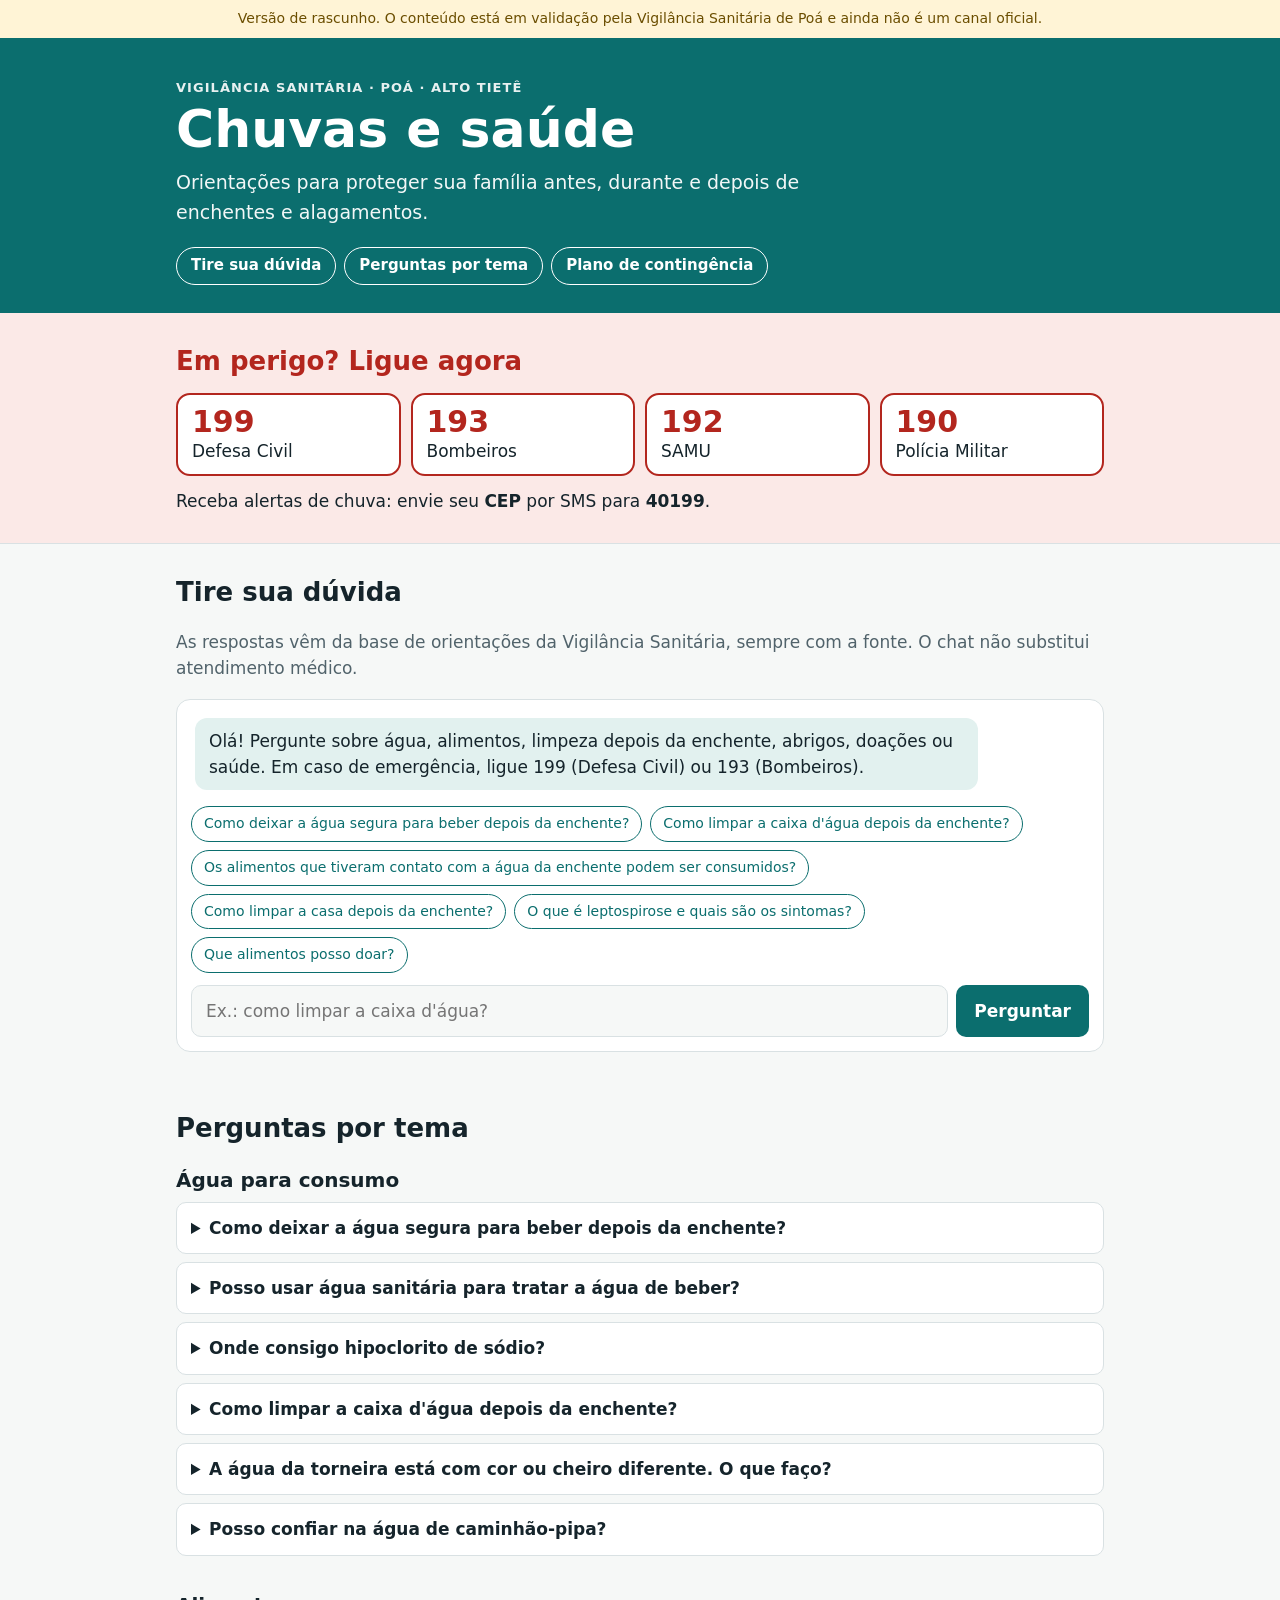
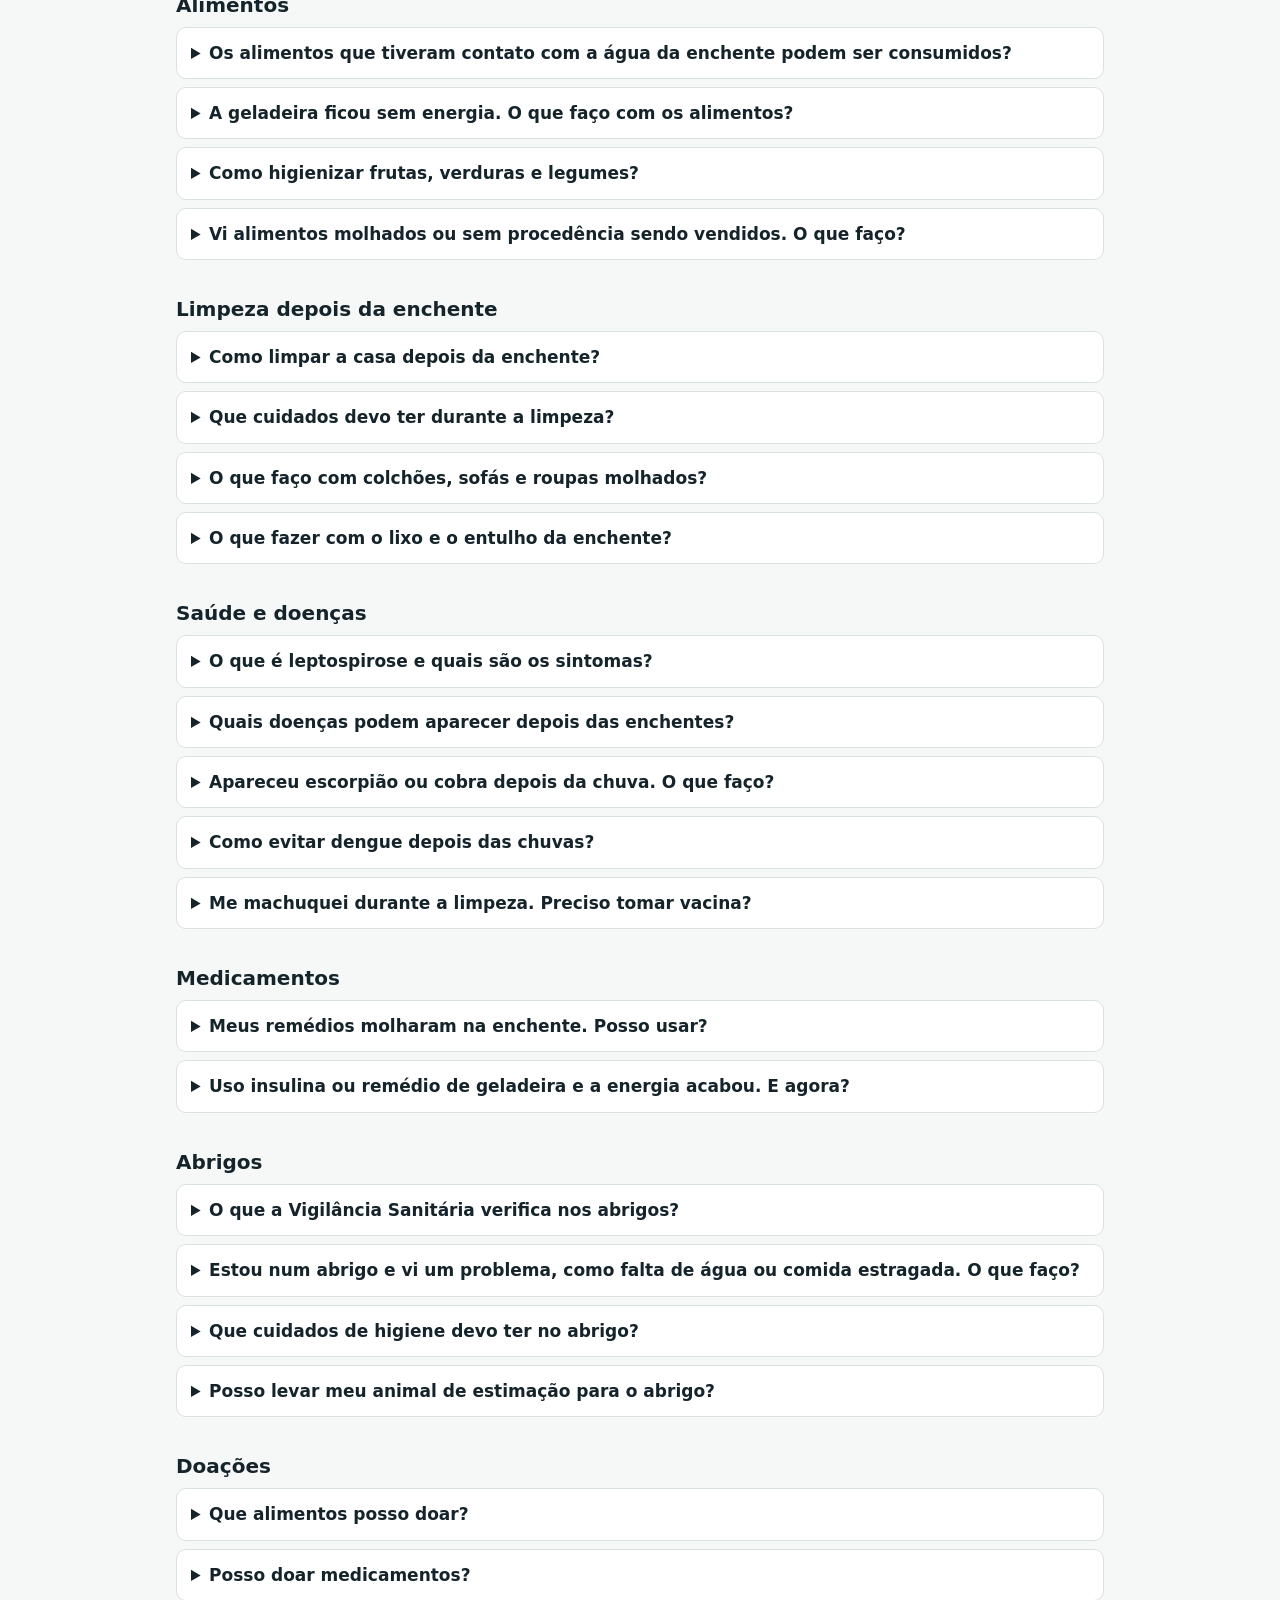
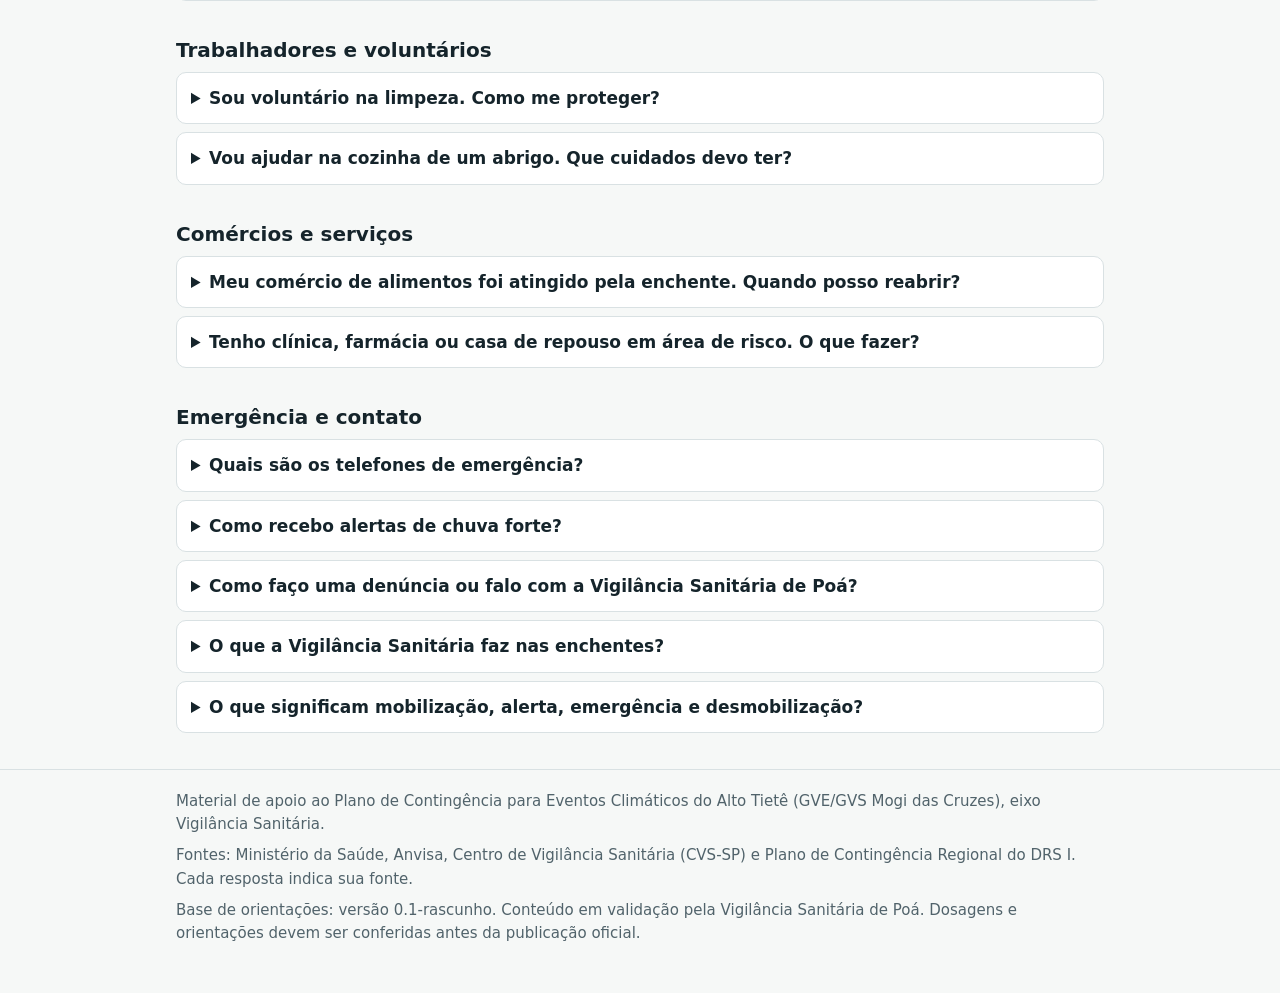
<file: site/index.html>
<!doctype html>
<html lang="pt-BR">
<head>
  <meta charset="utf-8">
  <meta name="viewport" content="width=device-width, initial-scale=1">
  <title>Chuvas e Saúde · Poá</title>
  <meta name="description" content="Orientações da Vigilância Sanitária de Poá para chuvas intensas, enchentes e alagamentos: água, alimentos, limpeza, abrigos e doações.">
  <link rel="stylesheet" href="assets/style.css">
</head>
<body>
  <a class="skip" href="#chat">Ir para o chat de dúvidas</a>

  <div class="draft" role="note">
    Versão de rascunho. O conteúdo está em validação pela Vigilância Sanitária de Poá e ainda não é um canal oficial.
  </div>

  <header class="hero">
    <div class="wrap">
      <p class="eyebrow">Vigilância Sanitária · Poá · Alto Tietê</p>
      <h1>Chuvas e saúde</h1>
      <p class="lead">Orientações para proteger sua família antes, durante e depois de enchentes e alagamentos.</p>
      <nav class="nav" aria-label="Seções">
        <a href="#chat">Tire sua dúvida</a>
        <a href="#temas">Perguntas por tema</a>
        <a href="plano.html">Plano de contingência</a>
      </nav>
    </div>
  </header>

  <main>
    <section class="emergency" aria-labelledby="emerg-title">
      <div class="wrap">
        <h2 id="emerg-title">Em perigo? Ligue agora</h2>
        <ul class="phones">
          <li><a href="tel:199"><strong>199</strong><span>Defesa Civil</span></a></li>
          <li><a href="tel:193"><strong>193</strong><span>Bombeiros</span></a></li>
          <li><a href="tel:192"><strong>192</strong><span>SAMU</span></a></li>
          <li><a href="tel:190"><strong>190</strong><span>Polícia Militar</span></a></li>
        </ul>
        <p class="sms">Receba alertas de chuva: envie seu <strong>CEP</strong> por SMS para <strong>40199</strong>.</p>
      </div>
    </section>

    <section id="chat" class="chat-section" aria-labelledby="chat-title">
      <div class="wrap">
        <h2 id="chat-title">Tire sua dúvida</h2>
        <p class="muted">As respostas vêm da base de orientações da Vigilância Sanitária, sempre com a fonte. O chat não substitui atendimento médico.</p>
        <div class="chat">
          <div id="messages" class="messages" aria-live="polite"></div>
          <div id="suggestions" class="chips" aria-label="Perguntas sugeridas"></div>
          <form id="ask" class="ask" autocomplete="off">
            <label for="question" class="sr-only">Sua pergunta</label>
            <input id="question" name="question" type="text" placeholder="Ex.: como limpar a caixa d'água?" maxlength="200" required>
            <button type="submit">Perguntar</button>
          </form>
        </div>
      </div>
    </section>

    <section id="temas" class="topics" aria-labelledby="temas-title">
      <div class="wrap">
        <h2 id="temas-title">Perguntas por tema</h2>
        <div id="faq" class="faq"></div>
      </div>
    </section>
  </main>

  <footer class="footer">
    <div class="wrap">
      <p>Material de apoio ao Plano de Contingência para Eventos Climáticos do Alto Tietê (GVE/GVS Mogi das Cruzes), eixo Vigilância Sanitária.</p>
      <p>Fontes: Ministério da Saúde, Anvisa, Centro de Vigilância Sanitária (CVS-SP) e Plano de Contingência Regional do DRS I. Cada resposta indica sua fonte.</p>
      <p id="kb-version" class="muted"></p>
    </div>
  </footer>

  <script src="assets/search.js"></script>
  <script src="assets/app.js"></script>
</body>
</html>
</file>
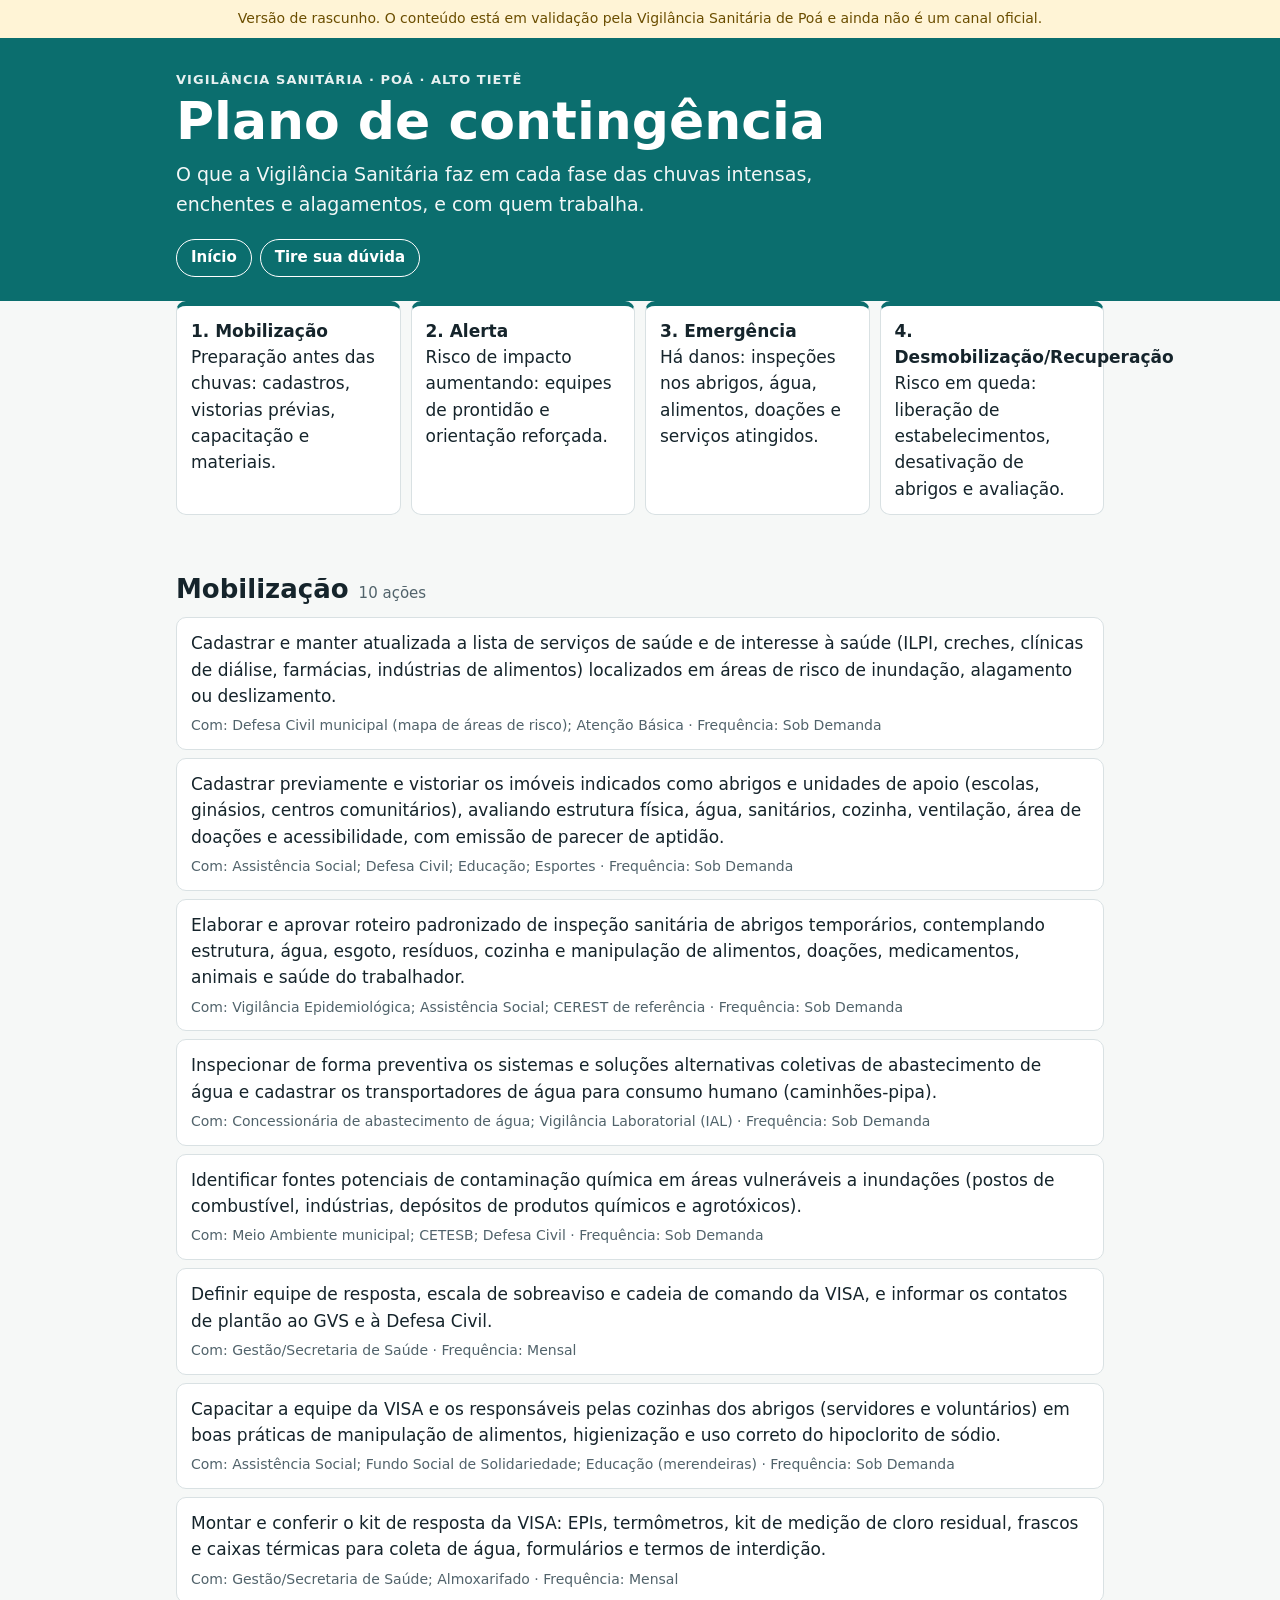
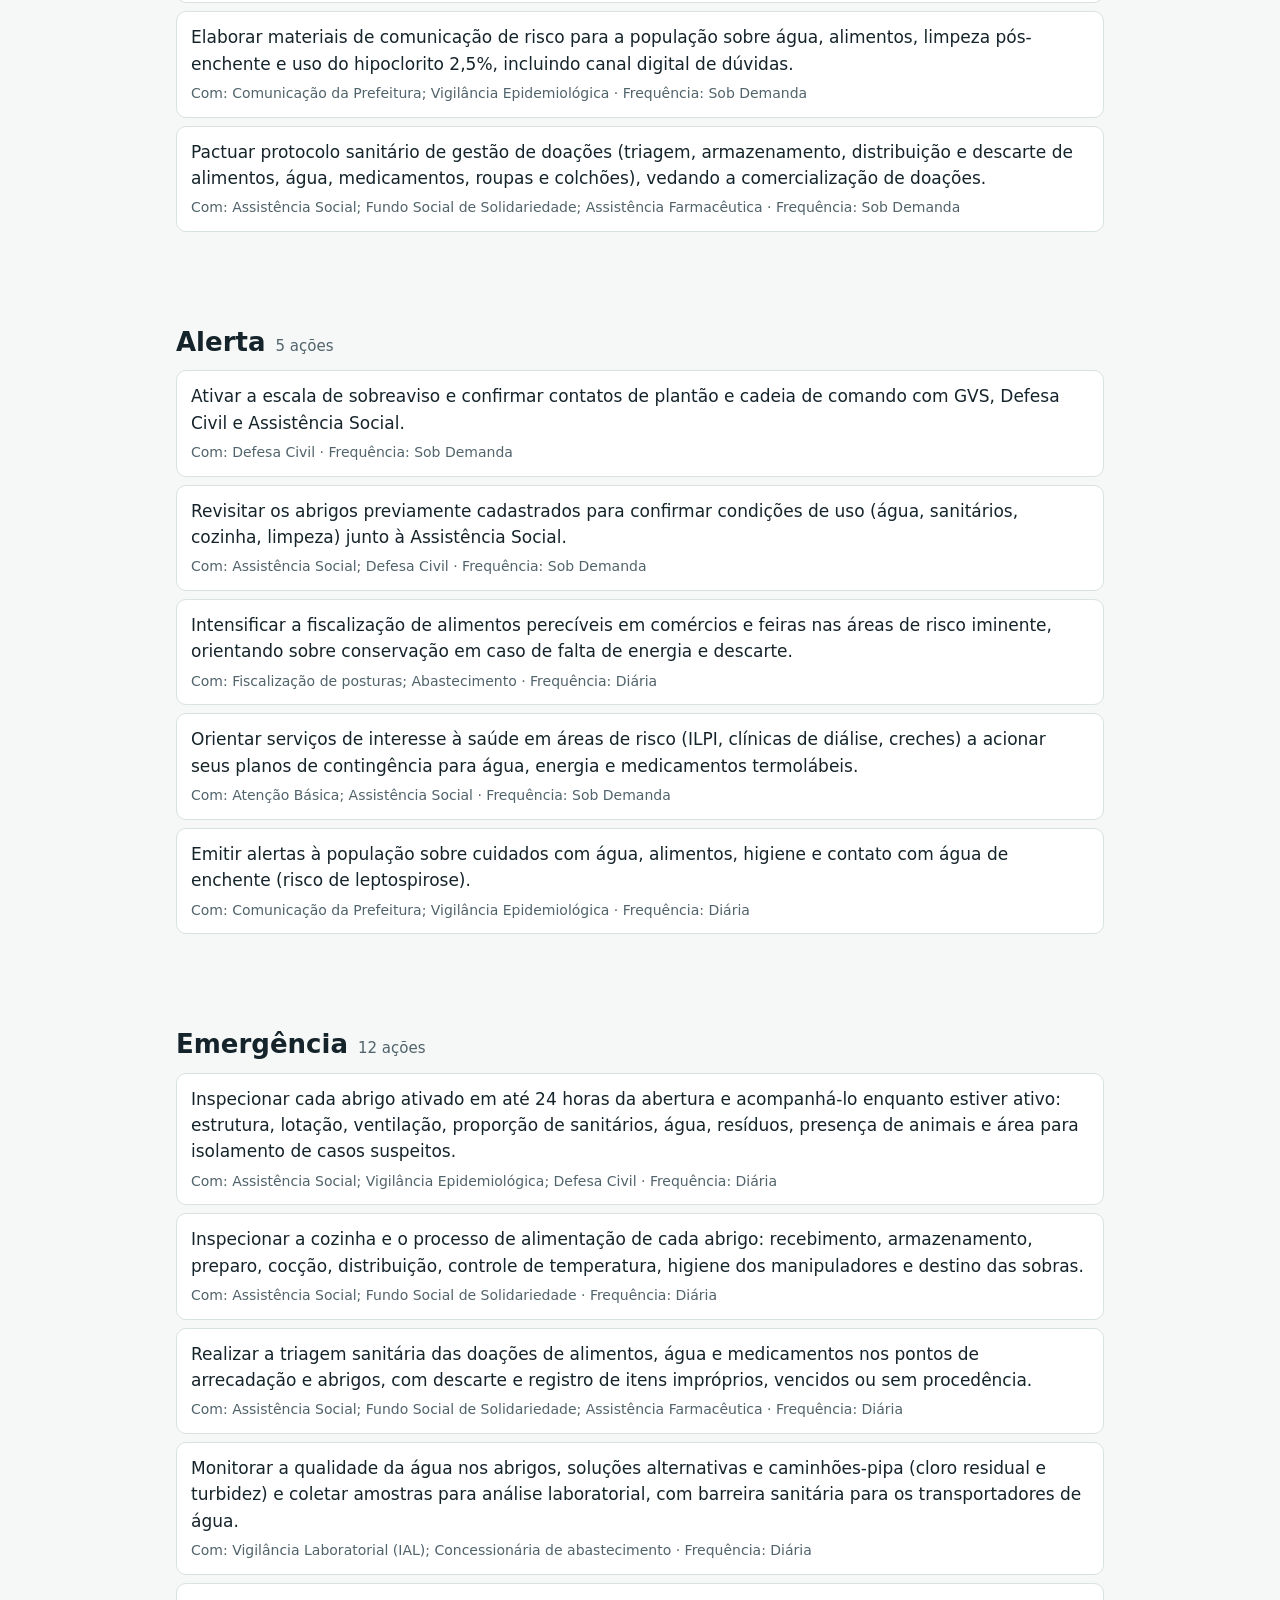
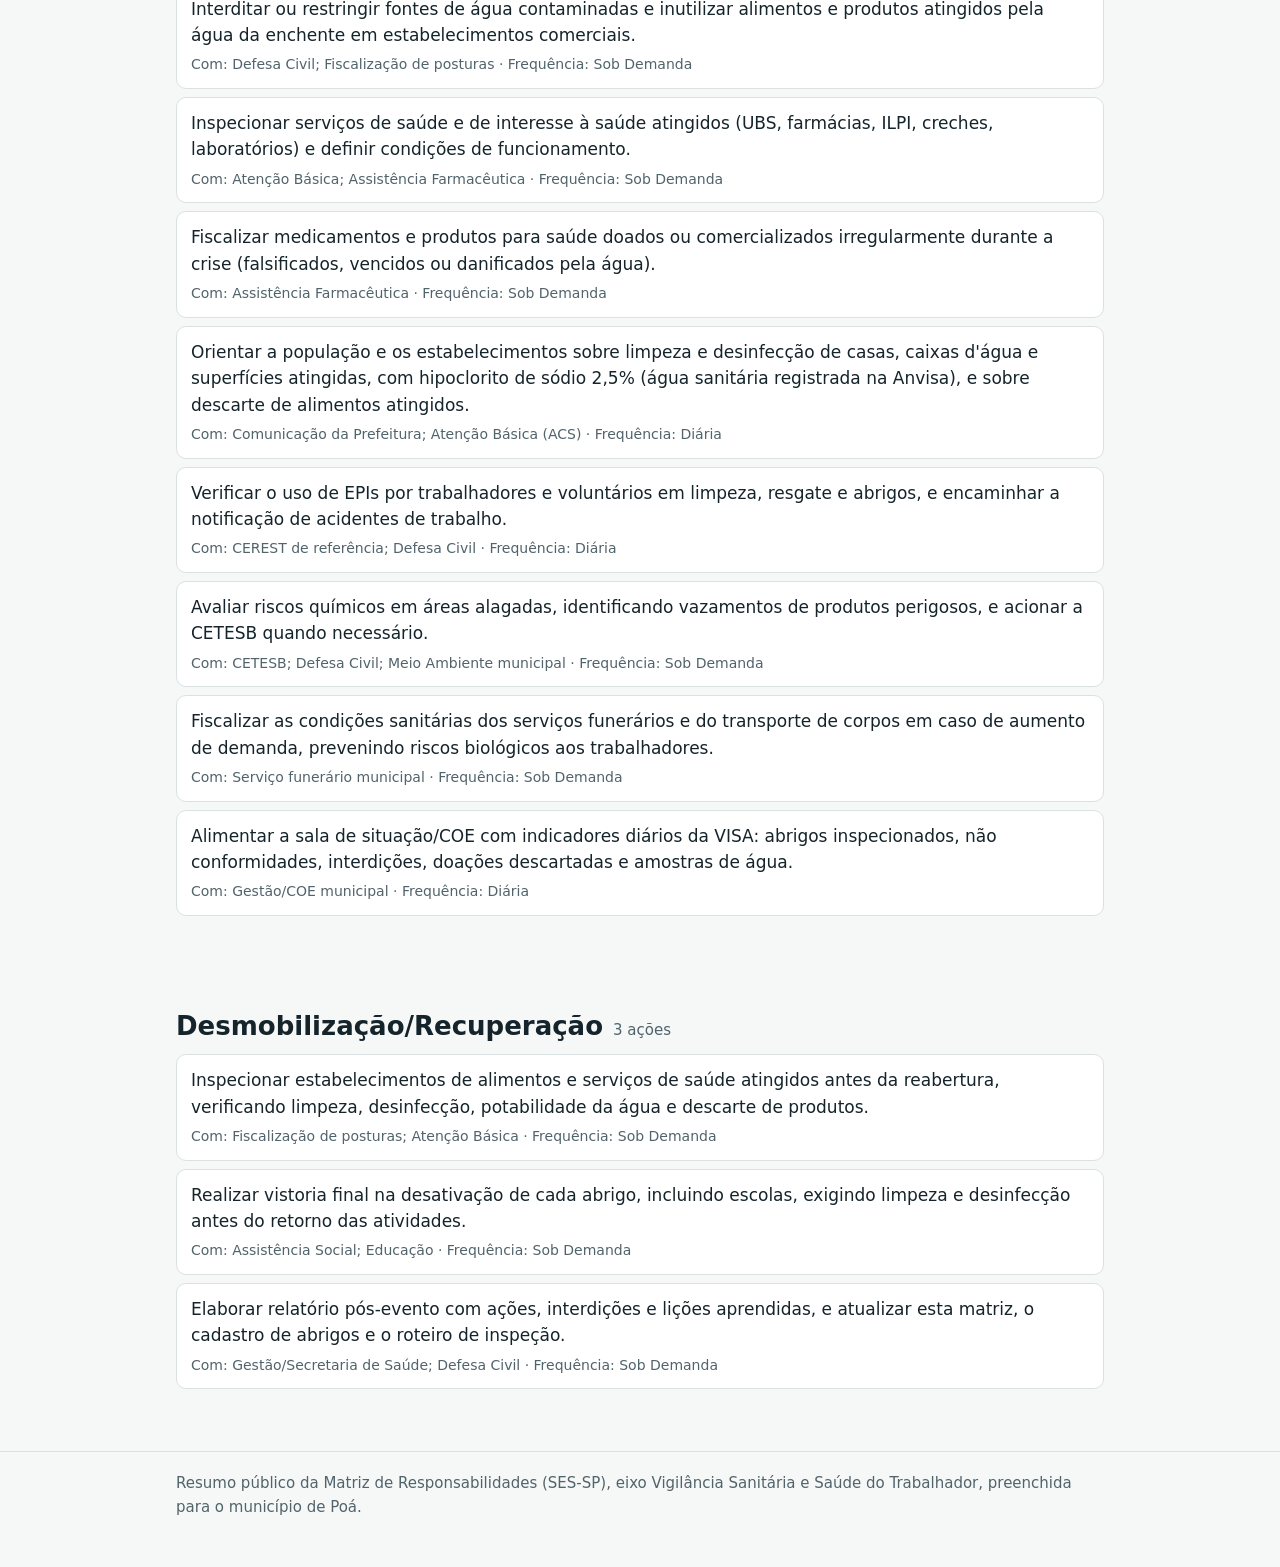
<file: site/plano.html>
<!doctype html>
<html lang="pt-BR">
<head>
  <meta charset="utf-8">
  <meta name="viewport" content="width=device-width, initial-scale=1">
  <title>Plano de Contingência · Chuvas e Saúde · Poá</title>
  <meta name="description" content="O que a Vigilância Sanitária de Poá faz em cada fase do plano de contingência para chuvas intensas, enchentes e alagamentos.">
  <link rel="stylesheet" href="assets/style.css">
</head>
<body>
  <div class="draft" role="note">
    Versão de rascunho. O conteúdo está em validação pela Vigilância Sanitária de Poá e ainda não é um canal oficial.
  </div>

  <header class="hero hero-small">
    <div class="wrap">
      <p class="eyebrow">Vigilância Sanitária · Poá · Alto Tietê</p>
      <h1>Plano de contingência</h1>
      <p class="lead">O que a Vigilância Sanitária faz em cada fase das chuvas intensas, enchentes e alagamentos, e com quem trabalha.</p>
      <nav class="nav" aria-label="Seções">
        <a href="index.html">Início</a>
        <a href="index.html#chat">Tire sua dúvida</a>
      </nav>
    </div>
  </header>

  <main>
    <section class="wrap">
      <ol id="phases" class="phases" aria-label="Fases do plano"></ol>
      <div id="plan"></div>
    </section>
  </main>

  <footer class="footer">
    <div class="wrap">
      <p>Resumo público da Matriz de Responsabilidades (SES-SP), eixo Vigilância Sanitária e Saúde do Trabalhador, preenchida para o município de Poá.</p>
    </div>
  </footer>

  <script src="assets/plano.js"></script>
</body>
</html>
</file>
<file: site/assets/style.css>
:root {
  --bg: #f6f8f7;
  --surface: #ffffff;
  --ink: #15242b;
  --muted: #51636b;
  --line: #d9e1e3;
  --brand: #0b6e6e;
  --brand-ink: #ffffff;
  --brand-soft: #e2f1ef;
  --alert: #b3261e;
  --alert-soft: #fbe9e7;
  --draft: #fff4d6;
  --draft-ink: #6b4e00;
  --radius: 14px;
  --font: system-ui, -apple-system, "Segoe UI", Roboto, Arial, sans-serif;
}

@media (prefers-color-scheme: dark) {
  :root {
    --bg: #0f1719;
    --surface: #172226;
    --ink: #e7eef0;
    --muted: #a7b6bc;
    --line: #2b3a3f;
    --brand: #4fb3ad;
    --brand-ink: #0f1719;
    --brand-soft: #18322f;
    --alert: #ff8a80;
    --alert-soft: #3a1d1b;
    --draft: #3a3018;
    --draft-ink: #f2d98c;
  }
}

* { box-sizing: border-box; }
html { scroll-behavior: smooth; }
body { margin: 0; background: var(--bg); color: var(--ink); font: 17px/1.55 var(--font); }
a { color: var(--brand); }
.wrap { max-width: 960px; margin: 0 auto; padding: 0 16px; }
.sr-only { position: absolute; width: 1px; height: 1px; overflow: hidden; clip: rect(0 0 0 0); }
.skip { position: absolute; left: -999px; }
.skip:focus { left: 16px; top: 8px; background: var(--surface); padding: 8px 12px; z-index: 10; }
.muted { color: var(--muted); }

.draft { background: var(--draft); color: var(--draft-ink); text-align: center; font-size: 14px; padding: 8px 16px; }

.hero { background: var(--brand); color: var(--brand-ink); padding: 40px 0 28px; }
.hero-small { padding: 32px 0 24px; }
.hero h1 { font-size: clamp(34px, 6vw, 52px); line-height: 1.05; margin: 4px 0 12px; }
.hero .lead { font-size: 19px; max-width: 640px; margin: 0 0 20px; opacity: .95; }
.eyebrow { text-transform: uppercase; letter-spacing: .08em; font-size: 13px; font-weight: 700; margin: 0; opacity: .9; }
.nav { display: flex; flex-wrap: wrap; gap: 8px; }
.nav a { color: var(--brand-ink); border: 1.5px solid currentColor; border-radius: 999px; padding: 6px 14px; text-decoration: none; font-weight: 600; font-size: 15px; }
.nav a:hover { background: rgba(255, 255, 255, .15); }

section { padding: 28px 0; }
h2 { font-size: 26px; margin: 0 0 8px; }

.emergency { background: var(--alert-soft); border-bottom: 1px solid var(--line); }
.emergency h2 { color: var(--alert); }
.phones { list-style: none; padding: 0; margin: 12px 0; display: grid; grid-template-columns: repeat(auto-fit, minmax(140px, 1fr)); gap: 10px; }
.phones a { display: flex; flex-direction: column; background: var(--surface); border: 2px solid var(--alert); border-radius: var(--radius); padding: 10px 14px; text-decoration: none; color: var(--ink); }
.phones strong { font-size: 30px; color: var(--alert); line-height: 1.1; }
.sms { margin: 4px 0 0; }

.chat { background: var(--surface); border: 1px solid var(--line); border-radius: var(--radius); padding: 14px; }
.messages { display: flex; flex-direction: column; gap: 10px; max-height: 460px; overflow-y: auto; padding: 4px; }
.msg { max-width: 88%; padding: 10px 14px; border-radius: 12px; }
.msg p { margin: 0 0 6px; }
.msg p:last-child { margin-bottom: 0; }
.msg-user { align-self: flex-end; background: var(--brand); color: var(--brand-ink); }
.msg-bot { align-self: flex-start; background: var(--brand-soft); }
.msg-bot .q { font-weight: 700; }
.msg-bot .src { font-size: 14px; color: var(--muted); margin-top: 8px; }
.msg-alert { background: var(--alert-soft); border: 1.5px solid var(--alert); }
.chips { display: flex; flex-wrap: wrap; gap: 8px; margin: 12px 0; }
.chips button { background: var(--surface); color: var(--brand); border: 1.5px solid var(--brand); border-radius: 999px; padding: 6px 12px; font: inherit; font-size: 14px; cursor: pointer; text-align: left; }
.chips button:hover { background: var(--brand-soft); }
.ask { display: flex; gap: 8px; }
.ask input { flex: 1; min-width: 0; font: inherit; padding: 12px 14px; border: 1.5px solid var(--line); border-radius: 10px; background: var(--bg); color: var(--ink); }
.ask input:focus { outline: 2px solid var(--brand); border-color: transparent; }
.ask button { font: inherit; font-weight: 700; padding: 12px 18px; border: 0; border-radius: 10px; background: var(--brand); color: var(--brand-ink); cursor: pointer; }

.faq { display: grid; gap: 18px; }
.faq h3 { font-size: 20px; margin: 8px 0 6px; }
details { background: var(--surface); border: 1px solid var(--line); border-radius: 10px; margin-bottom: 8px; }
summary { cursor: pointer; padding: 12px 14px; font-weight: 600; }
details > div { padding: 0 14px 12px; }
details p { margin: 0 0 6px; }
.src { font-size: 14px; color: var(--muted); }

.phases { list-style: none; padding: 0; margin: 0 0 20px; display: grid; grid-template-columns: repeat(auto-fit, minmax(200px, 1fr)); gap: 10px; }
.phases li { background: var(--surface); border: 1px solid var(--line); border-top: 5px solid var(--brand); border-radius: 10px; padding: 12px 14px; }
.phases strong { display: block; }
.scenario { margin: 26px 0; }
.scenario h2 { display: flex; align-items: baseline; gap: 10px; flex-wrap: wrap; }
.scenario .count { font-size: 15px; color: var(--muted); font-weight: 400; }
.action { background: var(--surface); border: 1px solid var(--line); border-radius: 10px; padding: 12px 14px; margin-bottom: 8px; }
.action p { margin: 0; }
.action .meta { font-size: 14px; color: var(--muted); margin-top: 6px; }

.footer { border-top: 1px solid var(--line); padding: 20px 0 40px; font-size: 15px; color: var(--muted); }
.footer p { margin: 0 0 8px; }

@media (max-width: 560px) {
  body { font-size: 16px; }
  .ask { flex-direction: column; }
  .msg { max-width: 100%; }
}
</file>
